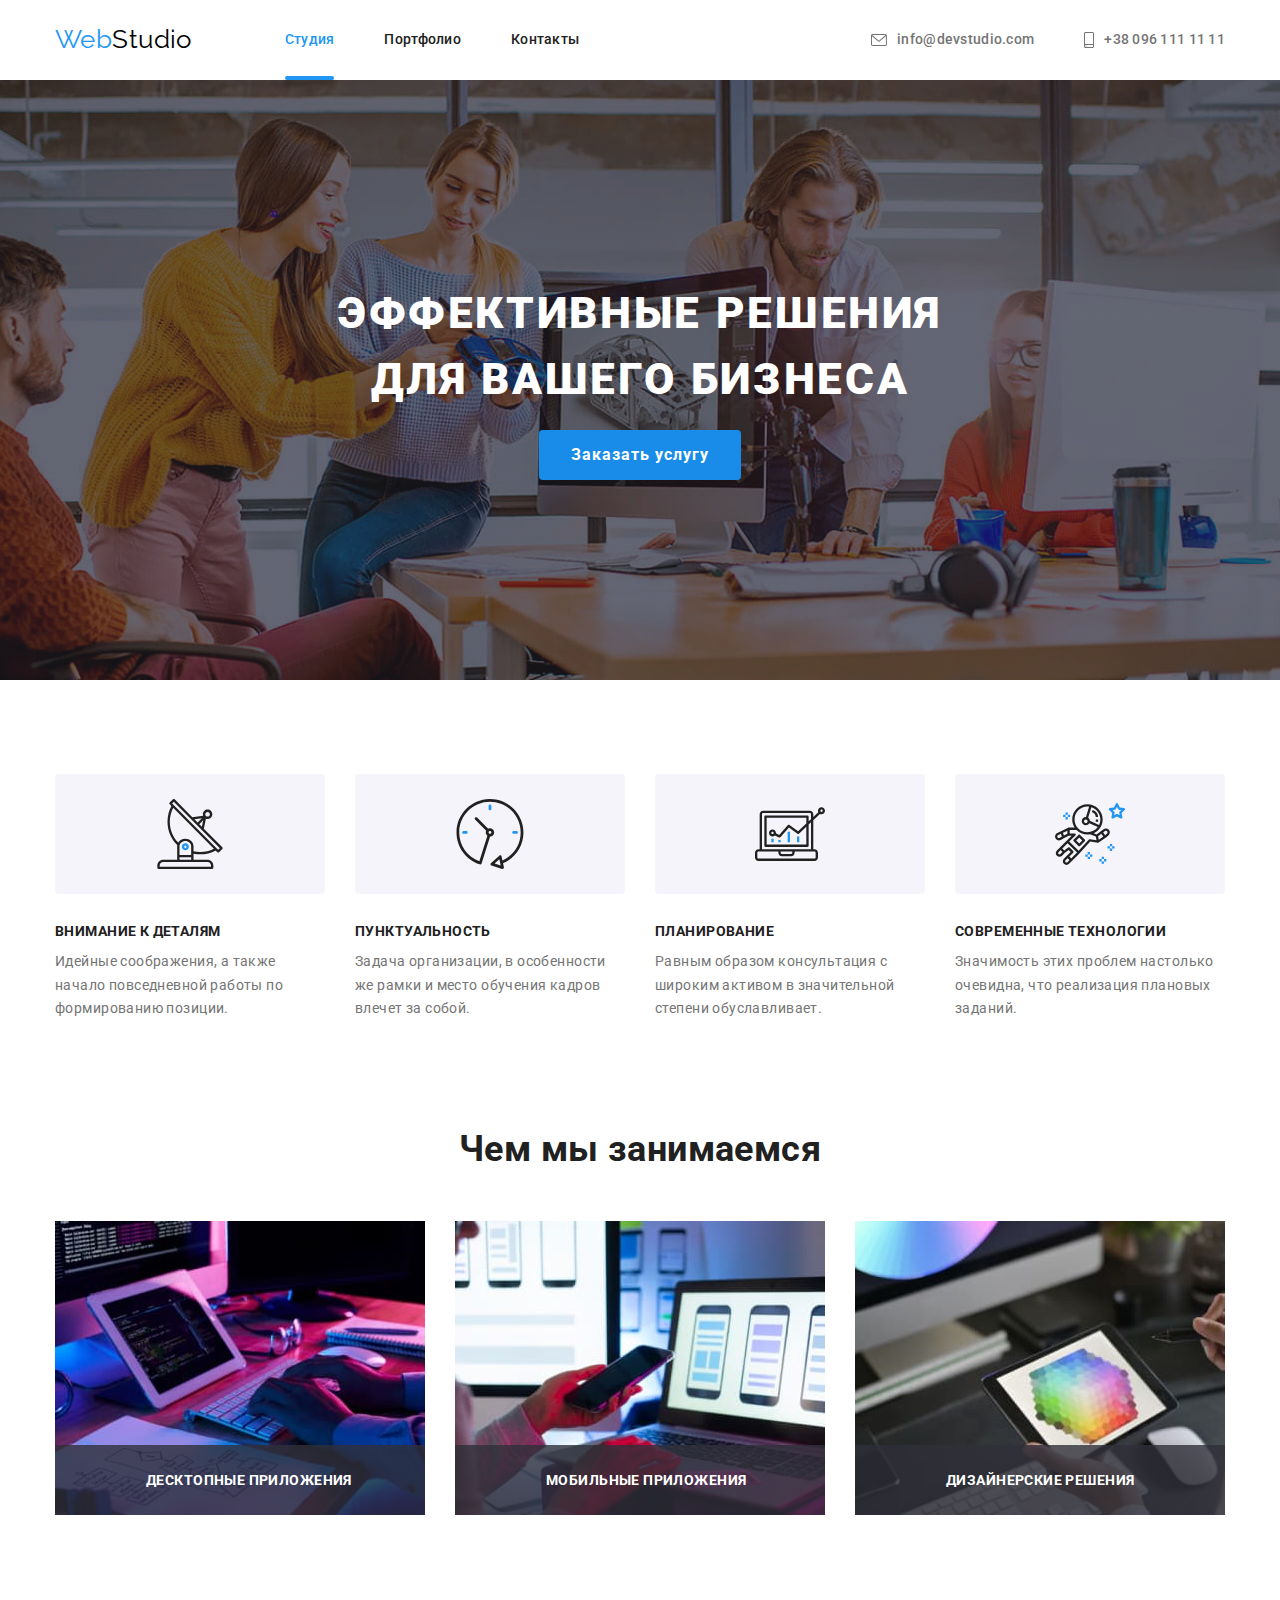
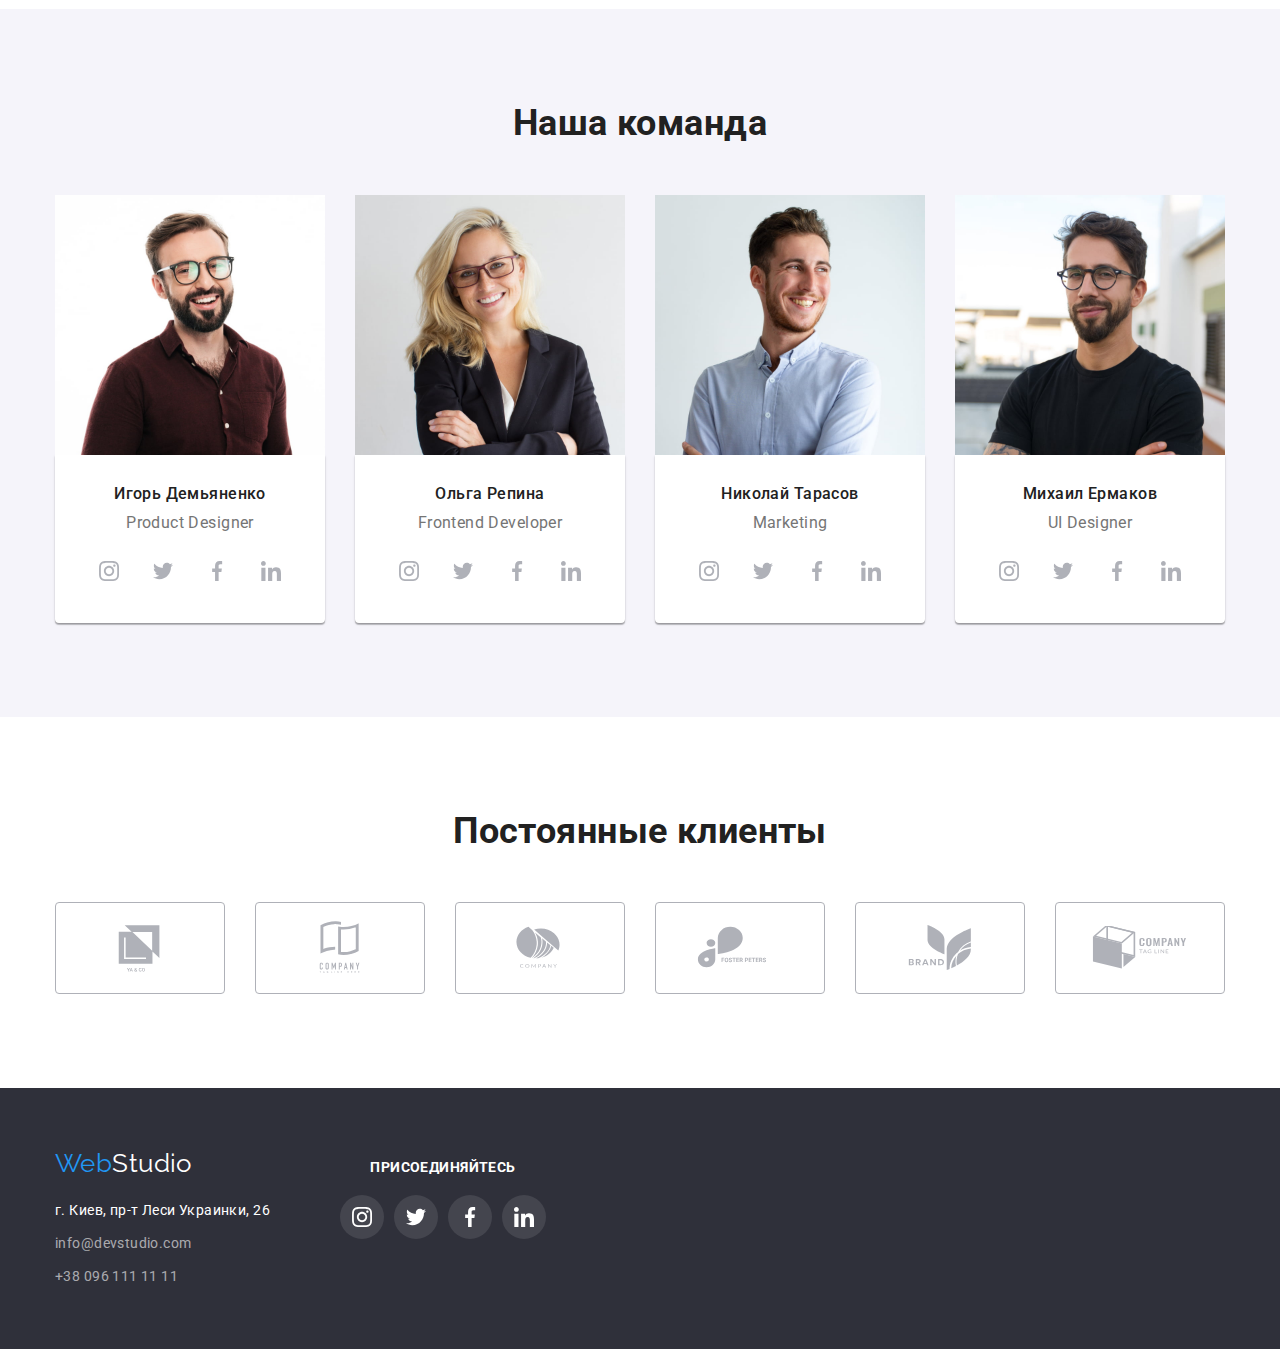
<file: index.html>
<!DOCTYPE html>
<html lang="ru">
  <head>
    <meta charset="UTF-8" />
    <meta http-equiv="X-UA-Compatible" content="IE=edge" />
    <meta name="viewport" content="width=device-width, initial-scale=1.0" />
    <link rel="preconnect" href="https://fonts.googleapis.com" />
    <link rel="preconnect" href="https://fonts.gstatic.com" crossorigin />
    <link rel="preconnect" href="https://fonts.googleapis.com" />
    <link rel="preconnect" href="https://fonts.gstatic.com" crossorigin />
    <link
      href="https://fonts.googleapis.com/css2?family=Raleway:wght@700&family=Roboto:wght@400;500;700;900&display=swap"
      rel="stylesheet"
    />
    <link
      rel="stylesheet"
      href="https://cdnjs.cloudflare.com/ajax/libs/modern-normalize/1.1.0/modern-normalize.min.css"
    />
    <link rel="stylesheet" href="./css/styles.css" />
    <title>WebStudio</title>
  </head>
  <body>
    <header>
      <div class="container nav-header">
        <nav class="nav-header">
          <a href="./index.html" class="link logo"><span class="color-logo">Web</span>Studio</a>
          <ul class="list nav-list">
            <li>
              <a href="./index.html" class="link nav-link current">Студия</a>
            </li>
            <li>
              <a href="./portfolio.html" class="link nav-link">Портфолио</a>
            </li>
            <li>
              <a href="#contact" class="link nav-link">Контакты </a>
            </li>
          </ul>
        </nav>
        <ul class="list contacts-list">
          <li>
            <a class="link contacts-link" href="mailto:info@devstudio.com">
              <svg class="contacts-icon-envelope" aria-hidden="true">
                <use href="./images/first-page/icons/symbol-defs.svg#icon-envelope"></use>
              </svg>
              info@devstudio.com
            </a>
          </li>
          <li>
            <a class="link contacts-link" href="tel:+380961111111">
              <svg class="contacts-icon-smartphone" aria-hidden="true">
                <use href="./images/first-page/icons/symbol-defs.svg#icon-smartphone"></use>
              </svg>
              +38 096 111 11 11
            </a>
          </li>
        </ul>
      </div>
    </header>
    <main>
      <section class="section hero">
        <div class="container">
          <h1 class="hero-title">Эффективные решения для вашего бизнеса</h1>
          <button class="button" type="button" data-modal-open>Заказать услугу</button>
        </div>
      </section>
      <section class="section features">
        <div class="container">
          <h2 class="visually-hidden">Особенности</h2>
          <ul class="list features-list">
            <li class="features-list-item">
              <div class="features-box">
                <svg class="features-icon" aria-hidden="true" width="70" height="70">
                  <use href="./images/first-page/icons/symbol-defs.svg#icon-antenna"></use>
                </svg>
              </div>
              <h3 class="features-subtitle">Внимание к деталям</h3>
              <p class="features-text">
                Идейные соображения, а также начало повседневной работы по формированию позиции.
              </p>
            </li>
            <li class="features-list-item">
              <div class="features-box">
                <svg class="features-icon" aria-hidden="true" width="70" height="70">
                  <use href="./images/first-page/icons/symbol-defs.svg#icon-clock"></use>
                </svg>
              </div>
              <h3 class="features-subtitle">Пунктуальность</h3>
              <p class="features-text">
                Задача организации, в особенности же рамки и место обучения кадров влечет за собой.
              </p>
            </li>
            <li class="features-list-item">
              <div class="features-box">
                <svg class="features-icon" aria-hidden="true" width="70" height="70">
                  <use href="./images/first-page/icons/symbol-defs.svg#icon-diagram"></use>
                </svg>
              </div>
              <h3 class="features-subtitle">Планирование</h3>
              <p class="features-text">
                Равным образом консультация с широким активом в значительной степени обуславливает.
              </p>
            </li>
            <li class="features-list-item">
              <div class="features-box">
                <svg class="features-icon" aria-hidden="true" width="70" height="70">
                  <use href="./images/first-page/icons/symbol-defs.svg#icon-astronaut"></use>
                </svg>
              </div>
              <h3 class="features-subtitle">Современные технологии</h3>
              <p class="features-text">
                Значимость этих проблем настолько очевидна, что реализация плановых заданий.
              </p>
            </li>
          </ul>
        </div>
      </section>
      <section class="section preview">
        <div class="container">
          <h2 class="title">Чем мы занимаемся</h2>
          <ul class="list">
            <li class="preview-list">
              <div class="preview-overlay">
                <img
                  class="preview-item"
                  src="./images/first-page/employment/box1.jpg"
                  alt="HTML"
                  width="370"
                  height="294"
                />
                <p class="preview-text">ДЕСКТОПНЫЕ ПРИЛОЖЕНИЯ</p>
              </div>
            </li>
            <li class="preview-list">
              <div class="preview-overlay">
                <img
                  class="preview-item"
                  src="./images/first-page/employment/box2.jpg"
                  alt="CSS"
                  width="370"
                  height="294"
                />
                <p class="preview-text">МОБИЛЬНЫЕ ПРИЛОЖЕНИЯ</p>
              </div>
            </li>
            <li class="preview-list">
              <div class="preview-overlay">
                <img
                  class="preview-item"
                  src="./images/first-page/employment/box3.jpg"
                  alt="JavaScript"
                  width="370"
                  height="294"
                />
                <p class="preview-text">ДИЗАЙНЕРСКИЕ РЕШЕНИЯ</p>
              </div>
            </li>
          </ul>
        </div>
      </section>
      <section class="section team">
        <div class="container">
          <h2 class="title">Наша команда</h2>
          <ul class="list">
            <li class="team-list">
              <img
                src="./images/first-page/team/img1.jpg"
                alt="Игорь Демьяненко"
                width="270"
                height="260"
              />
              <div class="team-thump">
                <h3 class="team-subtitle">Игорь Демьяненко</h3>
                <p class="team-text">Product Designer</p>
                <ul class="list team-social-list">
                  <li class="team-social-link">
                    <a class="social-link" href="#">
                      <svg class="team-social-link-icon" aria-hidden="true">
                        <use href="./images/first-page/icons/symbol-defs.svg#icon-instagram"></use>
                      </svg>
                    </a>
                  </li>
                  <li class="team-social-link">
                    <a class="social-link" href="#">
                      <svg class="team-social-link-icon" aria-hidden="true">
                        <use href="./images/first-page/icons/symbol-defs.svg#icon-twitter"></use>
                      </svg>
                    </a>
                  </li>
                  <li class="team-social-link">
                    <a class="social-link" href="#">
                      <svg class="team-social-link-icon" aria-hidden="true">
                        <use href="./images/first-page/icons/symbol-defs.svg#icon-facebook"></use>
                      </svg>
                    </a>
                  </li>
                  <li class="team-social-link">
                    <a class="social-link" href="#">
                      <svg class="team-social-link-icon" aria-hidden="true">
                        <use href="./images/first-page/icons/symbol-defs.svg#icon-linkedin"></use>
                      </svg>
                    </a>
                  </li>
                </ul>
              </div>
            </li>
            <li class="team-list">
              <img
                src="./images/first-page/team/img2.jpg"
                alt="Ольга Репина"
                width="270"
                height="260"
              />
              <div class="team-thump">
                <h3 class="team-subtitle">Ольга Репина</h3>
                <p class="team-text">Frontend Developer</p>
                <ul class="list team-social-list">
                  <li class="team-social-link">
                    <a class="social-link" href="#">
                      <svg class="team-social-link-icon" aria-hidden="true">
                        <use href="./images/first-page/icons/symbol-defs.svg#icon-instagram"></use>
                      </svg>
                    </a>
                  </li>
                  <li class="team-social-link">
                    <a class="social-link" href="#">
                      <svg class="team-social-link-icon" aria-hidden="true">
                        <use href="./images/first-page/icons/symbol-defs.svg#icon-twitter"></use>
                      </svg>
                    </a>
                  </li>
                  <li class="team-social-link">
                    <a class="social-link" href="#">
                      <svg class="team-social-link-icon" aria-hidden="true">
                        <use href="./images/first-page/icons/symbol-defs.svg#icon-facebook"></use>
                      </svg>
                    </a>
                  </li>
                  <li class="team-social-link">
                    <a class="social-link" href="#">
                      <svg class="team-social-link-icon" aria-hidden="true">
                        <use href="./images/first-page/icons/symbol-defs.svg#icon-linkedin"></use>
                      </svg>
                    </a>
                  </li>
                </ul>
              </div>
            </li>
            <li class="team-list">
              <img
                src="./images/first-page/team/img3.jpg"
                alt="Николай Тарасов"
                width="270"
                height="260"
              />
              <div class="team-thump">
                <h3 class="team-subtitle">Николай Тарасов</h3>
                <p class="team-text">Marketing</p>
                <ul class="list team-social-list">
                  <li class="team-social-link">
                    <a class="social-link" href="#">
                      <svg class="team-social-link-icon" aria-hidden="true">
                        <use href="./images/first-page/icons/symbol-defs.svg#icon-instagram"></use>
                      </svg>
                    </a>
                  </li>
                  <li class="team-social-link">
                    <a class="social-link" href="#">
                      <svg class="team-social-link-icon" aria-hidden="true">
                        <use href="./images/first-page/icons/symbol-defs.svg#icon-twitter"></use>
                      </svg>
                    </a>
                  </li>
                  <li class="team-social-link">
                    <a class="social-link" href="#">
                      <svg class="team-social-link-icon" aria-hidden="true">
                        <use href="./images/first-page/icons/symbol-defs.svg#icon-facebook"></use>
                      </svg>
                    </a>
                  </li>
                  <li class="team-social-link">
                    <a class="social-link" href="#">
                      <svg class="team-social-link-icon" aria-hidden="true">
                        <use href="./images/first-page/icons/symbol-defs.svg#icon-linkedin"></use>
                      </svg>
                    </a>
                  </li>
                </ul>
              </div>
            </li>
            <li class="team-list">
              <img
                src="./images/first-page/team/img4.jpg"
                alt="Михаил Ермаков"
                width="270"
                height="260"
              />
              <div class="team-thump">
                <h3 class="team-subtitle">Михаил Ермаков</h3>
                <p class="team-text">UI Designer</p>
                <ul class="list team-social-list">
                  <li class="team-social-link">
                    <a class="social-link" href="#">
                      <svg class="team-social-link-icon" aria-hidden="true">
                        <use href="./images/first-page/icons/symbol-defs.svg#icon-instagram"></use>
                      </svg>
                    </a>
                  </li>
                  <li class="team-social-link">
                    <a class="social-link" href="#">
                      <svg class="team-social-link-icon" aria-hidden="true">
                        <use href="./images/first-page/icons/symbol-defs.svg#icon-twitter"></use>
                      </svg>
                    </a>
                  </li>
                  <li class="team-social-link">
                    <a class="social-link" href="#">
                      <svg class="team-social-link-icon" aria-hidden="true">
                        <use href="./images/first-page/icons/symbol-defs.svg#icon-facebook"></use>
                      </svg>
                    </a>
                  </li>
                  <li class="team-social-link">
                    <a class="social-link" href="#">
                      <svg class="team-social-link-icon" aria-hidden="true">
                        <use href="./images/first-page/icons/symbol-defs.svg#icon-linkedin"></use>
                      </svg>
                    </a>
                  </li>
                </ul>
              </div>
            </li>
          </ul>
        </div>
      </section>
      <section class="section clients">
        <h2 class="title clients-title">Постоянные клиенты</h2>
        <div class="container">
          <ul class="list clients-list">
            <li class="clients-list-item">
              <a href="#" class="clients-link">
                <svg class="clients-icon" aria-hidden="true">
                  <use href="./images/first-page/icons/symbol-defs.svg#icon-logo1"></use></svg
              ></a>
            </li>
            <li class="clients-list-item">
              <a href="#" class="clients-link">
                <svg class="clients-icon" aria-hidden="true">
                  <use href="./images/first-page/icons/symbol-defs.svg#icon-logo2"></use></svg
              ></a>
            </li>
            <li class="clients-list-item">
              <a href="#" class="clients-link">
                <svg class="clients-icon" aria-hidden="true">
                  <use href="./images/first-page/icons/symbol-defs.svg#icon-logo3"></use></svg
              ></a>
            </li>
            <li class="clients-list-item">
              <a href="#" class="clients-link">
                <svg class="clients-icon" aria-hidden="true">
                  <use href="./images/first-page/icons/symbol-defs.svg#icon-logo4"></use></svg
              ></a>
            </li>
            <li class="clients-list-item">
              <a href="#" class="clients-link">
                <svg class="clients-icon" aria-hidden="true">
                  <use href="./images/first-page/icons/symbol-defs.svg#icon-logo5"></use></svg
              ></a>
            </li>
            <li class="clients-list-item">
              <a href="#" class="clients-link">
                <svg class="clients-icon" aria-hidden="true">
                  <use href="./images/first-page/icons/symbol-defs.svg#icon-logo6"></use></svg
              ></a>
            </li>
          </ul>
        </div>
      </section>
    </main>
    <footer id="contact" class="footer">
      <div class="container">
        <div>
          <a href="./index.html" class="link color-logo-footer">
            <span class="color-logo">Web</span>Studio</a
          >
          <address class="address">
            <ul class="list address-list">
              <li class="address-link">
                <a
                  class="address-nav"
                  href="https://goo.gl/maps/piqngm7oDQpEDh6u6"
                  target="_blank"
                  rel="noopener nofollow noreferrer"
                  >г. Киев, пр-т Леси Украинки, 26</a
                >
              </li>
              <li class="address-link">
                <a class="link" href="mailto:info@devstudio.com">info@devstudio.com</a>
              </li>
              <li class="address-link">
                <a class="link" href="tel:+380961111111">+38 096 111 11 11</a>
              </li>
            </ul>
          </address>
        </div>
        <div class="cta">
          <h2 class="title social-title">ПРИСОЕДИНЯЙТЕСЬ</h2>
          <ul class="list footer-social-list">
            <li class="footer-social-link">
              <a class="social-link" href="#">
                <svg class="footer-social-link-icon" aria-hidden="true">
                  <use href="./images/first-page/icons/symbol-defs.svg#icon-instagram"></use>
                </svg>
              </a>
            </li>
            <li class="footer-social-link">
              <a class="social-link" href="#">
                <svg class="footer-social-link-icon" aria-hidden="true">
                  <use href="./images/first-page/icons/symbol-defs.svg#icon-twitter"></use>
                </svg>
              </a>
            </li>
            <li class="footer-social-link">
              <a class="social-link" href="#">
                <svg class="footer-social-link-icon" aria-hidden="true">
                  <use href="./images/first-page/icons/symbol-defs.svg#icon-facebook"></use>
                </svg>
              </a>
            </li>
            <li class="footer-social-link">
              <a class="social-link" href="#">
                <svg class="footer-social-link-icon" aria-hidden="true">
                  <use href="./images/first-page/icons/symbol-defs.svg#icon-linkedin"></use>
                </svg>
              </a>
            </li>
          </ul>
        </div>
      </div>
    </footer>
    <div class="backdrop is-hidden" data-modal>
      <div class="modal">
        <button class="modal-button" type="button" data-modal-close>
          <img src="./images/first-page/modal/vector.svg" alt="close" />
        </button>
      </div>
    </div>
    <script src="./modal.js"></script>
  </body>
</html>
</file>
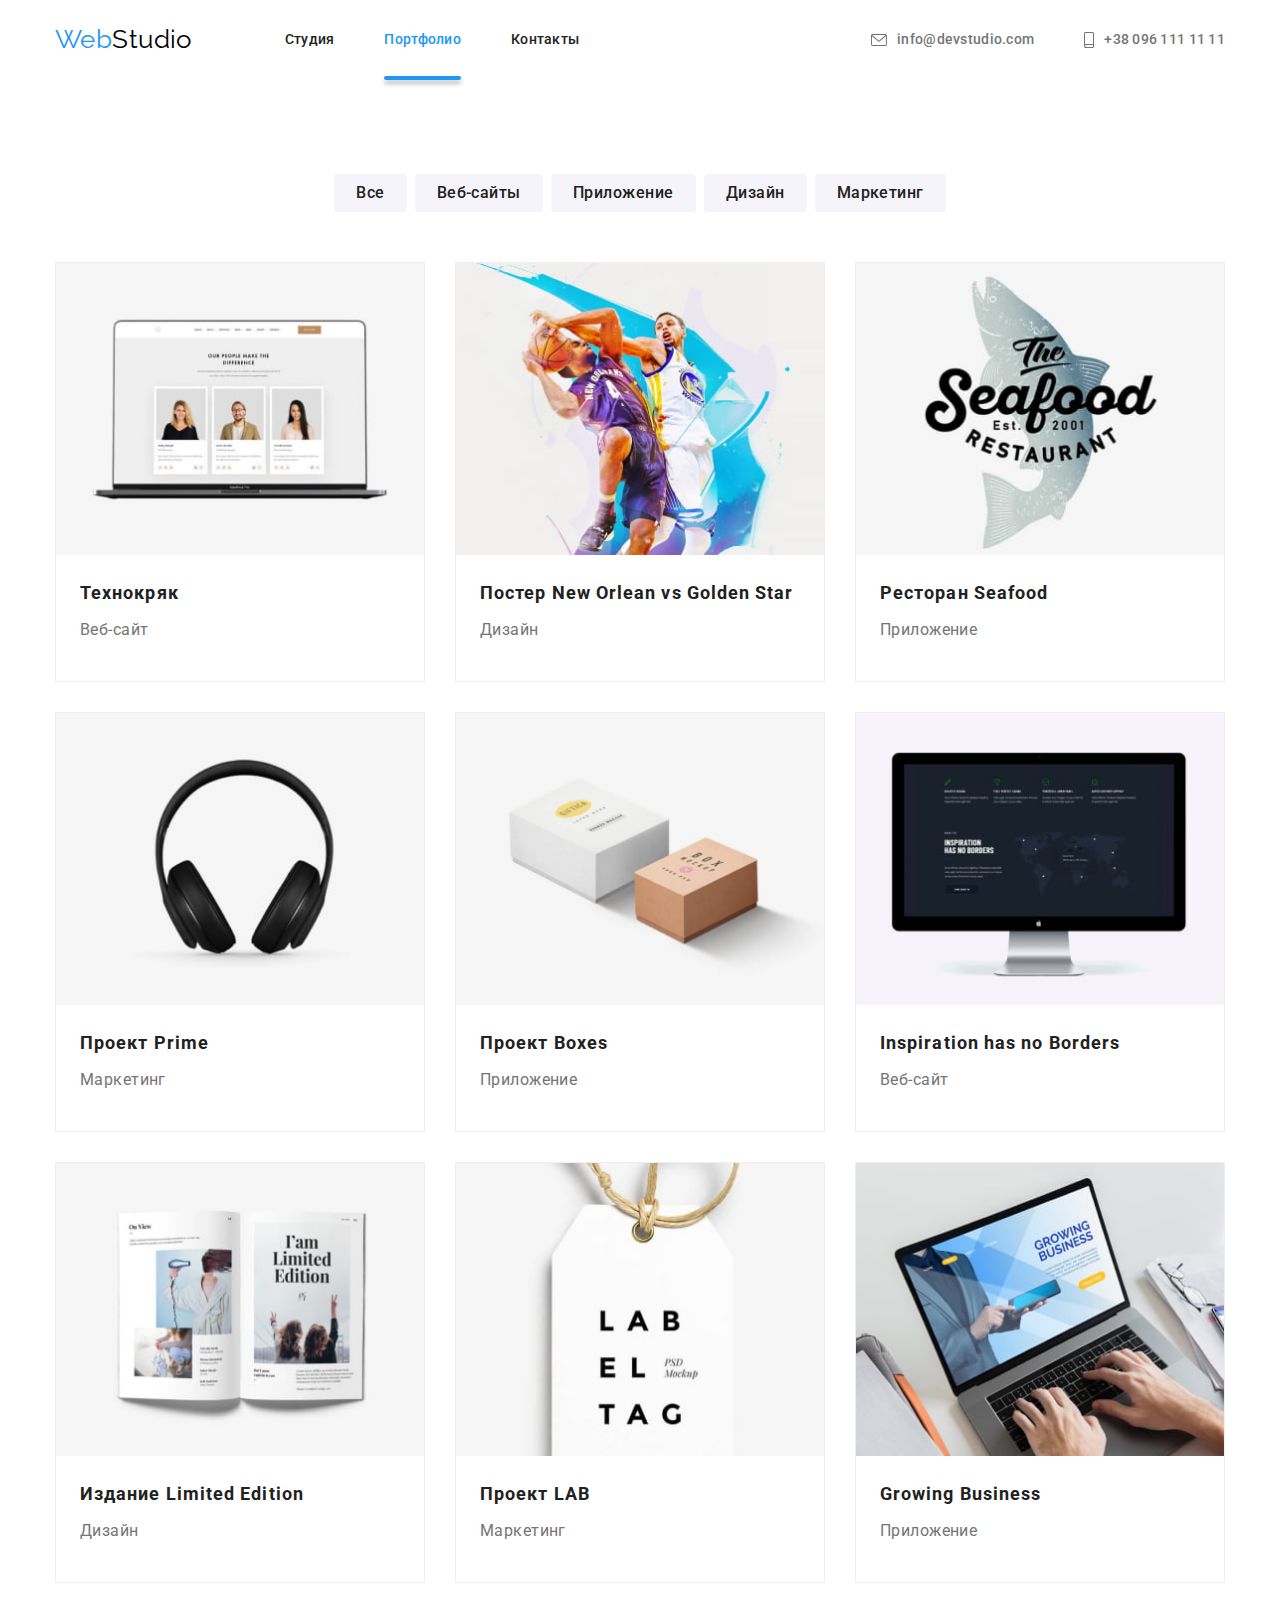
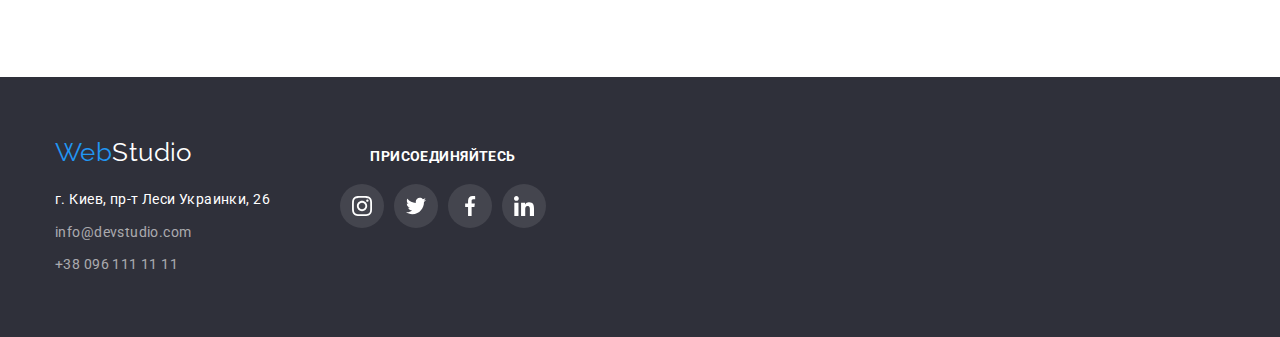
<file: portfolio.html>
<!DOCTYPE html>
<html lang="ru">
  <head>
    <meta charset="UTF-8" />
    <meta http-equiv="X-UA-Compatible" content="IE=edge" />
    <meta name="viewport" content="width=device-width, initial-scale=1.0" />
    <link rel="preconnect" href="https://fonts.googleapis.com" />
    <link rel="preconnect" href="https://fonts.gstatic.com" crossorigin />
    <link rel="preconnect" href="https://fonts.googleapis.com" />
    <link rel="preconnect" href="https://fonts.gstatic.com" crossorigin />
    <link
      href="https://fonts.googleapis.com/css2?family=Raleway:wght@700&family=Roboto:wght@400;500;700;900&display=swap"
      rel="stylesheet"
    />
    <link
      rel="stylesheet"
      href="https://cdnjs.cloudflare.com/ajax/libs/modern-normalize/1.1.0/modern-normalize.min.css"
    />
    <link rel="stylesheet" href="./css/styles.css" />
    <title>Portfolio</title>
  </head>

  <body>
    <header>
      <div class="container nav-header">
        <nav class="nav-header">
          <a href="./index.html" class="link logo"><span class="color-logo">Web</span>Studio</a>
          <ul class="list nav-list">
            <li>
              <a href="./index.html" class="link nav-link">Студия</a>
            </li>
            <li>
              <a href="./portfolio.html" class="link nav-link current">Портфолио</a>
            </li>
            <li>
              <a href="#contact" class="link nav-link">Контакты </a>
            </li>
          </ul>
        </nav>
        <ul class="list contacts-list">
          <li>
            <a class="link contacts-link" href="mailto:info@devstudio.com">
              <svg class="contacts-icon-envelope" aria-hidden="true">
                <use href="./images/first-page/icons/symbol-defs.svg#icon-envelope"></use>
              </svg>
              info@devstudio.com
            </a>
          </li>
          <li>
            <a class="link contacts-link" href="tel:+380961111111">
              <svg class="contacts-icon-smartphone" aria-hidden="true">
                <use href="./images/first-page/icons/symbol-defs.svg#icon-smartphone"></use>
              </svg>
              +38 096 111 11 11
            </a>
          </li>
        </ul>
      </div>
    </header>
    <main>
      <!-- Набор кнопок фильтра портфолио -->
      <section class="section portfolio filters">
        <div class="container">
          <h1 class="visually-hidden">Portfolio</h1>
          <ul class="list list-button">
            <li class="filters-button">
              <button class="button" type="button">Все</button>
            </li>
            <li class="filters-button">
              <button class="button" type="button">Веб-сайты</button>
            </li>
            <li class="filters-button">
              <button class="button" type="button">Приложение</button>
            </li>
            <li class="filters-button">
              <button class="button" type="button">Дизайн</button>
            </li>
            <li class="filters-button">
              <button class="button" type="button">Маркетинг</button>
            </li>
          </ul>
          <!-- Иконки и типы разделов в портфолио -->
          <ul class="list portfolio-list">
            <li class="portfolio-items">
              <a href="" class="link portfolio-link">
                <div class="portfolio-thumb">
                  <img
                    src="./images/portfolio/tehnokrayk.jpg"
                    alt="tehnokrayk"
                    width="370"
                    height="294"
                  />
                  <div class="portfolio-overlay">
                    <p class="portfolio-thumb-text">
                      Ресурс предлагает комплексные предложения с разным уровнем функционала и
                      сервисов. Все это позволит посетителю получить исчерпывающие сведения о
                      компании или частном лице.
                    </p>
                  </div>
                </div>
                <div class="cart-thumb">
                  <h3 class="portfolio-title">Технокряк</h3>
                  <p class="portfolio-text">Веб-сайт</p>
                </div>
              </a>
            </li>
            <li class="portfolio-items">
              <a href="" class="link portfolio-link">
                <div class="portfolio-thumb">
                  <img
                    src="./images/portfolio/new-orlean-poster.jpg"
                    alt="Poster New Orlean vs Golden Star"
                    width="370"
                    height="294"
                  />
                  <div class="portfolio-overlay">
                    <p class="portfolio-thumb-text">
                      Ресурс предлагает комплексные предложения с разным уровнем функционала и
                      сервисов. Все это позволит посетителю получить исчерпывающие сведения о
                      компании или частном лице.
                    </p>
                  </div>
                </div>
                <div class="cart-thumb">
                  <h3 class="portfolio-title">Постер New Orlean vs Golden Star</h3>
                  <p class="portfolio-text">Дизайн</p>
                </div>
              </a>
            </li>
            <li class="portfolio-items">
              <a href="" class="link portfolio-link">
                <div class="portfolio-thumb">
                  <img
                    src="./images/portfolio/seafood.jpg"
                    alt="Restaurant Seafood"
                    width="370"
                    height="294"
                  />
                  <div class="portfolio-overlay">
                    <p class="portfolio-thumb-text">
                      Ресурс предлагает комплексные предложения с разным уровнем функционала и
                      сервисов. Все это позволит посетителю получить исчерпывающие сведения о
                      компании или частном лице.
                    </p>
                  </div>
                </div>
                <div class="cart-thumb">
                  <h3 class="portfolio-title">Ресторан Seafood</h3>
                  <p class="portfolio-text">Приложение</p>
                </div>
              </a>
            </li>
            <li class="portfolio-items">
              <a href="" class="link portfolio-link">
                <div class="portfolio-thumb">
                  <img
                    src="./images/portfolio/project-prime.jpg"
                    alt="Project Prime"
                    width="370"
                    height="294"
                  />
                  <div class="portfolio-overlay">
                    <p class="portfolio-thumb-text">
                      Ресурс предлагает комплексные предложения с разным уровнем функционала и
                      сервисов. Все это позволит посетителю получить исчерпывающие сведения о
                      компании или частном лице.
                    </p>
                  </div>
                </div>
                <div class="cart-thumb">
                  <h3 class="portfolio-title">Проект Prime</h3>
                  <p class="portfolio-text">Маркетинг</p>
                </div>
              </a>
            </li>
            <li class="portfolio-items">
              <a href="" class="link portfolio-link">
                <div class="portfolio-thumb">
                  <img
                    src="./images/portfolio/project-boxes.jpg"
                    alt="Project Boxes"
                    width="370"
                    height="294"
                  />
                  <div class="portfolio-overlay">
                    <p class="portfolio-thumb-text">
                      Ресурс предлагает комплексные предложения с разным уровнем функционала и
                      сервисов. Все это позволит посетителю получить исчерпывающие сведения о
                      компании или частном лице.
                    </p>
                  </div>
                </div>
                <div class="cart-thumb">
                  <h3 class="portfolio-title">Проект Boxes</h3>
                  <p class="portfolio-text">Приложение</p>
                </div>
              </a>
            </li>
            <li class="portfolio-items">
              <a href="" class="link portfolio-link">
                <div class="portfolio-thumb">
                  <img
                    src="./images/portfolio/inspiration.jpg"
                    alt="Inspiration has no Borders"
                    width="370"
                    height="294"
                  />
                  <div class="portfolio-overlay">
                    <p class="portfolio-thumb-text">
                      Ресурс предлагает комплексные предложения с разным уровнем функционала и
                      сервисов. Все это позволит посетителю получить исчерпывающие сведения о
                      компании или частном лице.
                    </p>
                  </div>
                </div>
                <div class="cart-thumb">
                  <h3 class="portfolio-title">Inspiration has no Borders</h3>
                  <p class="portfolio-text">Веб-сайт</p>
                </div>
              </a>
            </li>
            <li class="portfolio-items">
              <a href="" class="link portfolio-link">
                <div class="portfolio-thumb">
                  <img
                    src="./images/portfolio/limited-edition.jpg"
                    alt="Limited Edition"
                    width="370"
                    height="294"
                  />
                  <div class="portfolio-overlay">
                    <p class="portfolio-thumb-text">
                      Ресурс предлагает комплексные предложения с разным уровнем функционала и
                      сервисов. Все это позволит посетителю получить исчерпывающие сведения о
                      компании или частном лице.
                    </p>
                  </div>
                </div>
                <div class="cart-thumb">
                  <h3 class="portfolio-title">Издание Limited Edition</h3>
                  <p class="portfolio-text">Дизайн</p>
                </div>
              </a>
            </li>
            <li class="portfolio-items">
              <a href="" class="link portfolio-link">
                <div class="portfolio-thumb">
                  <img
                    src="./images/portfolio/l-a-b.jpg"
                    alt="Project LAB"
                    width="370"
                    height="294"
                  />
                  <div class="portfolio-overlay">
                    <p class="portfolio-thumb-text">
                      Ресурс предлагает комплексные предложения с разным уровнем функционала и
                      сервисов. Все это позволит посетителю получить исчерпывающие сведения о
                      компании или частном лице.
                    </p>
                  </div>
                </div>
                <div class="cart-thumb">
                  <h3 class="portfolio-title">Проект LAB</h3>
                  <p class="portfolio-text">Маркетинг</p>
                </div>
              </a>
            </li>
            <li class="portfolio-items">
              <a href="" class="link portfolio-link">
                <div class="portfolio-thumb">
                  <img
                    src="./images/portfolio/growing-business.jpg"
                    alt="Growing Business"
                    width="370"
                    height="294"
                  />
                  <div class="portfolio-overlay">
                    <p class="portfolio-thumb-text">
                      Ресурс предлагает комплексные предложения с разным уровнем функционала и
                      сервисов. Все это позволит посетителю получить исчерпывающие сведения о
                      компании или частном лице.
                    </p>
                  </div>
                </div>
                <div class="cart-thumb">
                  <h3 class="portfolio-title">Growing Business</h3>
                  <p class="portfolio-text">Приложение</p>
                </div>
              </a>
            </li>
          </ul>
        </div>
      </section>
    </main>
    <!-- Подвал -->
    <footer id="contact" class="footer">
      <div class="container">
        <div>
          <a href="./index.html" class="link color-logo-footer">
            <span class="color-logo">Web</span>Studio</a
          >
          <address class="address">
            <ul class="list address-list">
              <li class="address-link">
                <a
                  class="address-nav"
                  href="https://goo.gl/maps/piqngm7oDQpEDh6u6"
                  target="_blank"
                  rel="noopener nofollow noreferrer"
                  >г. Киев, пр-т Леси Украинки, 26</a
                >
              </li>
              <li class="address-link">
                <a class="link" href="mailto:info@devstudio.com">info@devstudio.com</a>
              </li>
              <li class="address-link">
                <a class="link" href="tel:+380961111111">+38 096 111 11 11</a>
              </li>
            </ul>
          </address>
        </div>
        <div class="cta">
          <h2 class="title social-title">ПРИСОЕДИНЯЙТЕСЬ</h2>
          <ul class="list footer-social-list">
            <li class="footer-social-link">
              <a class="social-link" href="#">
                <svg class="footer-social-link-icon" aria-hidden="true">
                  <use href="./images/first-page/icons/symbol-defs.svg#icon-instagram"></use>
                </svg>
              </a>
            </li>
            <li class="footer-social-link">
              <a class="social-link" href="#">
                <svg class="footer-social-link-icon" aria-hidden="true">
                  <use href="./images/first-page/icons/symbol-defs.svg#icon-twitter"></use>
                </svg>
              </a>
            </li>
            <li class="footer-social-link">
              <a class="social-link" href="#">
                <svg class="footer-social-link-icon" aria-hidden="true">
                  <use href="./images/first-page/icons/symbol-defs.svg#icon-facebook"></use>
                </svg>
              </a>
            </li>
            <li class="footer-social-link">
              <a class="social-link" href="#">
                <svg class="footer-social-link-icon" aria-hidden="true">
                  <use href="./images/first-page/icons/symbol-defs.svg#icon-linkedin"></use>
                </svg>
              </a>
            </li>
          </ul>
        </div>
      </div>
    </footer>
  </body>
</html>
</file>
<file: css/styles.css>
html {
  box-sizing: border-box;
}

*,
*::before,
*::after {
  box-sizing: inherit;
}

body {
  color: var(--text-color);
  font-family: Roboto, sans-serif;
  letter-spacing: 0.03em;
  font-size: 14px;
  background-color: var(--background-basic);
}

h1,
h2,
h3,
h4,
h5,
h6,
p {
  margin-top: 0;
}
img {
  display: block;
  max-width: 100%;
  height: auto;
}

.list {
  list-style: none;
  padding-left: 0;
  margin: 0;
}

.container {
  width: 1200px;
  margin-left: auto;
  margin-right: auto;
  padding-left: 15px;
  padding-right: 15px;
}
.section {
  padding: 94px 0;
}

:root {
  --text-color: #757575;
  --title-color: #212121;
  --accent-color: #2196f3;
  --adress-color: rgba(255, 255, 255, 0.6);
  --background-basic: #ffffff;
  --background-secondary: #2f303a;
  --background-button: #f5f4fa;
  --button-hover-color: #188ce8;
  --background-svg: #afb1b8;
  --timing-function: 250ms cubic-bezier(0.4, 0, 0.2, 1);
}
.link,
.address-nav {
  text-decoration: none;
  color: var(--text-color);
  color: inherit;
}

.visually-hidden {
  position: absolute;
  width: 1px;
  height: 1px;
  margin: -1px;
  border: 0;
  padding: 0;

  white-space: nowrap;
  clip-path: inset(100%);
  clip: rect(0 0 0 0);
  overflow: hidden;
}
/* Логотип шапки и подвала */
.nav-header {
  display: flex;
  align-items: center;
  margin-right: auto;
}
.logo {
  color: #000000;
  font-family: Raleway, cursive;
  font-size: 26px;
  line-height: 1.2;

  margin-right: 93px;
}
.color-logo {
  color: var(--accent-color);
}
.color-logo-footer {
  color: var(--background-basic);
  font-family: Raleway, cursive;
  font-size: 26px;
  line-height: 1.2;
}
/* навигация сайту */
.nav-list .current {
  color: var(--accent-color);
}

.nav-list {
  display: flex;
}

.nav-list li:not(:last-child) {
  margin-right: 50px;
}

.nav-link {
  color: var(--title-color);

  position: relative;
}

.current::after {
  content: '';

  position: absolute;
  left: 0;
  bottom: 0;

  display: block;
  width: 100%;
  height: 4px;
  background-color: var(--accent-color);
  box-shadow: 0px 4px 4px rgba(0, 0, 0, 0.25);
  border-radius: 2px;
}

.nav-link,
.contacts-link {
  font-weight: 500;
  line-height: 1.14;
  letter-spacing: 0.02em;
  display: block;
  padding-top: 32px;
  padding-bottom: 32px;

  transition: color var(--timing-function);
}

.contacts-list {
  display: flex;
}

.contacts-list li:not(:last-child) {
  margin-right: 50px;
}

.contacts-link:hover,
.nav-link:hover,
.contacts-link:focus,
.nav-link:focus {
  color: var(--accent-color);
}

.contacts-link {
  display: flex;
  align-items: center;
}

.contacts-icon-envelope {
  fill: var(--text-color);
  width: 16px;
  height: 12px;
  margin-right: 10px;
  transition: fill var(--timing-function);
}

.contacts-icon-smartphone {
  fill: var(--text-color);
  width: 10px;
  height: 16px;
  margin-right: 10px;
  transition: fill var(--timing-function);
}

.contacts-link:hover .contacts-icon-envelope,
.contacts-link:focus .contacts-icon-envelope {
  fill: var(--accent-color);
}

.contacts-link:hover .contacts-icon-smartphone,
.contacts-link:focus .contacts-icon-smartphone {
  fill: var(--accent-color);
}

.hero {
  text-align: center;
  padding: 200px 0;
  background-color: var(--background-secondary);

  background-image: linear-gradient(rgba(47, 48, 58, 0.4), rgba(47, 48, 58, 0.4)),
    url(../images/first-page/header/header.jpg);
  background-repeat: no-repeat;
  background-position: center;
  background-size: cover;
}
.hero-title {
  color: var(--background-basic);

  font-weight: 900;
  font-size: 44px;
  line-height: 1.5;
  letter-spacing: 0.06em;
  text-transform: uppercase;

  width: 696px;
  height: 120px;
  margin: 0 auto 30px;
}
.hero .button:hover,
.hero .button:focus {
  background-color: var(--background-svg);
}

.button {
  display: inline-block;

  cursor: pointer;
  font-family: Roboto, sans-serif;
  font-weight: 700;
  font-size: 16px;
  line-height: 1.87;
  letter-spacing: 0.06em;
  background-color: var(--button-hover-color);
  color: var(--background-basic);

  border: none;
  padding: 10px 32px;
  border-radius: 4px;

  transition: background-color var(--timing-function), color var(--timing-function);
}
/* Особенности */

.features-list {
  display: flex;
}

.features-list-item {
  width: 270px;
}
.features-box {
  height: 120px;
  background: var(--background-button);
  border-radius: 4px;
  margin-bottom: 30px;
  display: flex;
  justify-content: center;
  align-items: center;
}
.features .list li:not(:last-child) {
  margin-right: 30px;
}
.features-subtitle {
  font-size: 14px;
  color: var(--title-color);
  line-height: 1.14;
  text-transform: uppercase;
  margin-bottom: 10px;
}
.features-text {
  line-height: 1.7;
  width: 270px;
}
/* Чем мы занимаемся */
.preview {
  padding-top: 0;
}
.title {
  color: var(--title-color);
  font-size: 36px;
  line-height: 1.16;
  text-align: center;
  color: var(--title-color);
}

.preview .title {
  margin-bottom: 50px;
}

.preview .list {
  display: flex;
}

.preview-list:not(:last-child) {
  margin-right: 30px;
}

.preview-overlay {
  position: relative;
}

.preview-overlay::before {
  content: '';
  bottom: 0;
  left: 0;

  position: absolute;
  width: 100%;
  height: 70px;
  background: rgba(47, 48, 58, 0.8);
}

.preview-text {
  position: absolute;
  left: 91px;
  bottom: 27px;
  display: inline-block;

  color: var(--background-basic);
  font-style: normal;
  font-weight: 700;
  line-height: 16px;
  text-align: center;
  margin: 0;
  text-transform: uppercase;
}

/* Наша команда */
.team {
  background-color: var(--background-button);
}

.team .title {
  margin-bottom: 50px;
}
.team-thump {
  background-color: var(--background-basic);
  box-shadow: 0px 1px 3px rgba(0, 0, 0, 0.12), 0px 1px 1px rgba(0, 0, 0, 0.14),
    0px 2px 1px rgba(0, 0, 0, 0.2);
  border-radius: 0px 0px 4px 4px;
  padding-top: 30px;
  padding-bottom: 30px;
}

.team .list {
  display: flex;
}
.team-list:not(:last-child) {
  margin-right: 30px;
}

.team-subtitle {
  font-weight: 500;
  font-size: 16px;
  line-height: 1.18;
  text-align: center;
  color: var(--title-color);
  margin-bottom: 10px;
}

.team-text {
  font-size: 16px;
  line-height: 1.18;
  text-align: center;
  padding-bottom: 0;
  margin-bottom: 16px;
}

.team-social-list {
  padding: 0;
  display: flex;
  align-items: center;
  justify-content: center;
}

.team-social-link:not(:last-child) {
  margin-right: 10px;
}

.team-social-link-icon {
  fill: var(--background-svg);
  width: 20px;
  height: 20px;

  transition: fill var(--timing-function);
}
.social-link:hover .team-social-link-icon,
.social-link:focus .team-social-link-icon {
  fill: var(--background-basic);
}

/* Постоянные клиенты */

.clients-title {
  margin-bottom: 50px;
}

.clients-list {
  display: flex;
  justify-items: center;
}

.clients-list-item:not(:last-child) {
  margin-right: 30px;
}
.clients-icon {
  display: flex;

  fill: var(--background-svg);
  width: 106px;
  height: 60px;

  transition: fill var(--timing-function);
}

.clients-link {
  display: flex;
  justify-content: center;
  align-items: center;

  border: 1px solid #afb1b8;
  border-radius: 4px;
  width: 170px;
  height: 92px;

  transition: border var(--timing-function);
}

.clients-link:hover,
.clients-link:focus {
  border: 1px solid var(--accent-color);
}

.clients-link:hover .clients-icon,
.clients-link:focus .clients-icon {
  fill: var(--accent-color);
}
/* Подвал */
.color-logo-footer {
  display: inline-block;
  margin-bottom: 20px;
}
.address {
  font-style: normal;
  font-weight: 400;
  font-size: 14px;
  line-height: 1.7;
}
.address .link {
  color: var(--adress-color);
}
.address .address-nav {
  color: var(--background-basic);
}

.address .link:hover,
.address .link:focus {
  color: var(--accent-color);
}
.footer {
  background-color: var(--background-secondary);
  padding: 60px 0;
}
.footer .address-link:not(:last-child) {
  margin-bottom: 9px;
}

.footer .container {
  display: flex;
  align-items: baseline;
}

.cta {
  margin-left: 70px;
}

.social-title {
  font-size: 14px;
  line-height: 16px;
  letter-spacing: 0.03em;

  color: var(--background-basic);
}

.footer-social-list {
  padding: 0;
  margin-top: 20px;
  display: flex;
}

.footer-social-link:not(:last-child) {
  margin-right: 10px;
}
.social-link {
  display: flex;
  align-items: center;
  justify-content: center;

  width: 44px;
  height: 44px;
  border-radius: 50%;
  background-color: rgba(255, 255, 255, 0.1);

  transition: background-color var(--timing-function);
}

.footer-social-link-icon {
  fill: var(--background-basic);
  width: 20px;
  height: 20px;
}
.social-link:hover,
.social-link:focus {
  background-color: var(--accent-color);
}

/* БЕКДРОП */

.backdrop {
  position: fixed;
  top: 0;
  left: 0;
  width: 100%;
  height: 100%;
  z-index: 3;

  background-color: rgba(0, 0, 0, 0.2);
  opacity: 1;
  transition: opacity var(--timing-function), visibility var(--timing-function);
}

.backdrop.is-hidden {
  opacity: 0;
  pointer-events: none;
  visibility: hidden;
}

.modal {
  position: absolute;
  width: 528px;
  height: 581px;
  background: #ffffff;
  box-shadow: 0px 1px 3px rgba(0, 0, 0, 0.12), 0px 1px 1px rgba(0, 0, 0, 0.14),
    0px 2px 1px rgba(0, 0, 0, 0.2);
  border-radius: 4px;

  top: 50%;
  left: 50%;
  transform: translate(-50%, -50%);

  opacity: 1;
  transition: opacity var(--timing-function);
}

.modal-button {
  position: absolute;
  display: flex;

  cursor: pointer;
  justify-content: center;
  align-items: center;
  width: 30px;
  height: 30px;
  top: 8px;
  right: 8px;

  border-radius: 50%;
  background: #ffffff;
  border: 1px solid rgba(0, 0, 0, 0.1);

  opacity: 1;
  transition: opacity var(--timing-function);
}
/* страница портфолио */

/* кнопки фильтра */
.list-button {
  margin-bottom: 50px;
}
.filters .button {
  display: inline-block;
  cursor: pointer;
  color: var(--title-color);
  background-color: var(--background-button);

  font-family: inherit;
  font-style: normal;
  font-weight: 500;
  font-size: 16px;
  line-height: 1.6;
  text-align: center;
  letter-spacing: 0.03em;

  border: none;
  padding: 6px 22px;

  transition: color var(--timing-function), background-color var(--timing-function),
    box-shadow var(--timing-function);
}

.filters .list {
  display: flex;
  justify-content: center;
}
.filters .list .filters-button:not(:last-child) {
  margin-right: 8px;
}
.filters .button:hover,
.filters .button:focus {
  color: var(--background-basic);
  background-color: var(--accent-color);
  box-shadow: 0px 4px 4px rgba(0, 0, 0, 0.15);
}
.filters .button.active {
  color: var(--background-basic);
  background-color: var(--accent-color);
  box-shadow: 0px 4px 4px rgba(0, 0, 0, 0.15);
  transition: color var(--timing-function), background-color var(--timing-function),
    box-shadow var(--timing-function);
}
/* разделы портфолио*/
.portfolio-list .cart-thumb {
  padding: 20px 24px;
}

.portfolio .portfolio-title {
  color: var(--title-color);
  font-size: 18px;
  line-height: 2;
  letter-spacing: 0.06em;
  margin-bottom: 4px;
}

.portfolio .portfolio-text {
  color: var(--text-color);
  font-size: 16px;
  line-height: 1.87;
}
.portfolio-list {
  display: flex;
  flex-wrap: wrap;
  text-align: left;
}
.portfolio-list .portfolio-items {
  margin-right: 30px;
  margin-bottom: 30px;
  border: 1px solid #eeeeee;
  width: 370px;
}

.portfolio-list .portfolio-items:nth-child(3n) {
  margin-right: 0;
}
.portfolio-list .portfolio-items:nth-last-child(-n + 3) {
  margin-bottom: 0;
}

.portfolio-thumb {
  overflow: hidden;
}

.portfolio-link {
  display: block;
  transition: box-shadow var(--timing-function);
}

.portfolio-link:hover,
.portfolio-link:focus {
  box-shadow: 0px 1px 1px rgba(0, 0, 0, 0.12), 0px 4px 4px rgba(0, 0, 0, 0.06),
    1px 4px 6px rgba(0, 0, 0, 0.16);
}

.portfolio-thumb {
  position: relative;
}

/* portfolio-overlay */

.portfolio-thumb-text {
  position: absolute;
  top: 63px;
  left: 24px;

  color: var(--background-basic);
  font-size: 18px;
  line-height: 28px;
  width: 322px;
  height: 168px;

  transform: translateY(105%);
  transition: transform var(--timing-function);

  opacity: 1;
}

.portfolio-link:hover .portfolio-thumb-text,
.portfolio-link:focus .portfolio-thumb-text {
  opacity: 1;
  transform: translateY(0);
}

.portfolio-overlay {
  position: absolute;

  bottom: 0;
  left: 0;
  width: 100%;
  height: 100%;

  background: rgba(33, 150, 243, 0.9);

  transform: translateY(105%);
  transition: transform var(--timing-function);
  opacity: 0;
}
.portfolio-link:hover .portfolio-overlay,
.portfolio-link:focus .portfolio-overlay {
  opacity: 1;
  transform: translateY(0);
}
</file>
